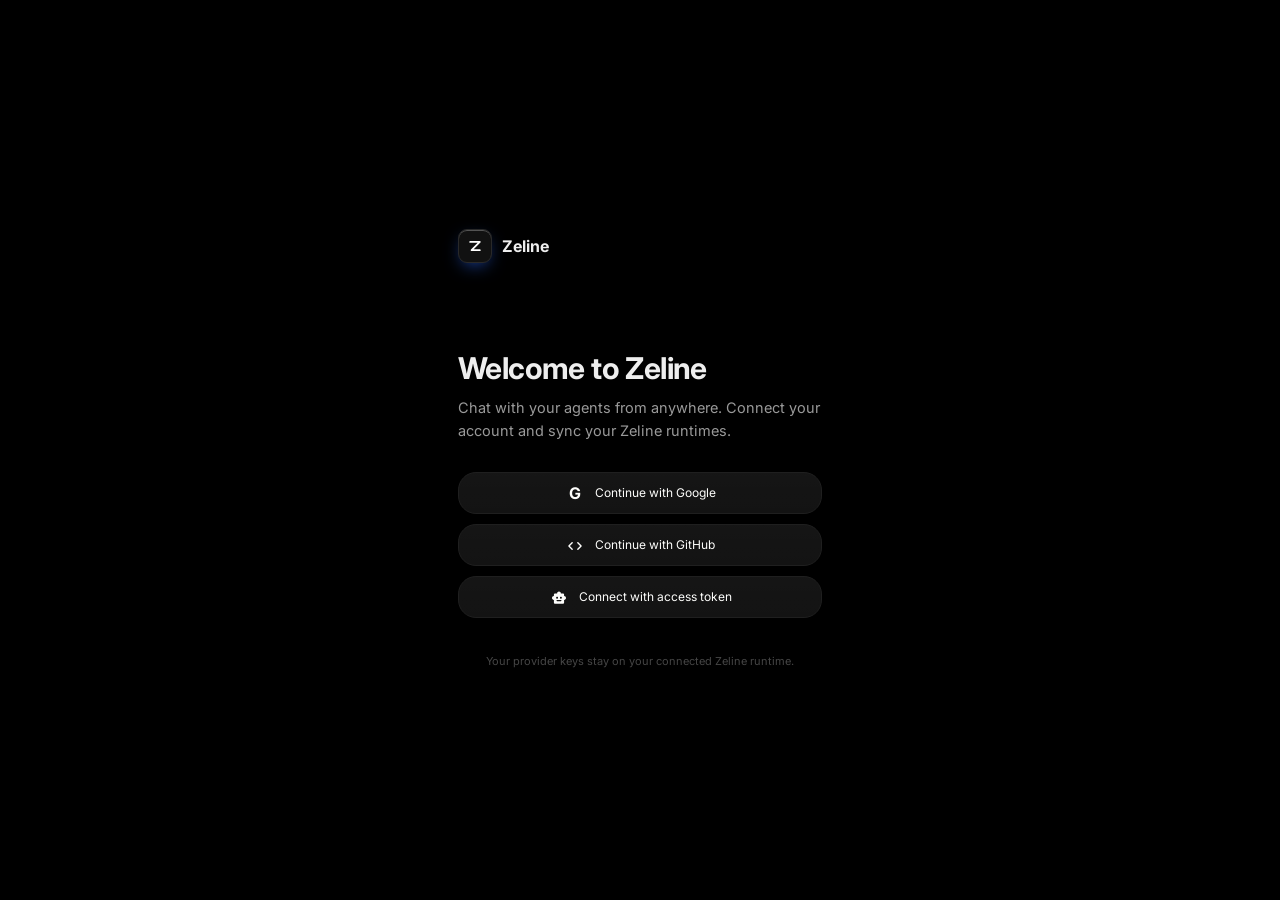
<file: index.html>
<!DOCTYPE html>
<html lang="id" data-theme="dark">
<head>
<meta charset="utf-8">
<meta name="viewport" content="width=device-width, initial-scale=1, maximum-scale=1, user-scalable=no, viewport-fit=cover, interactive-widget=resizes-content">
<meta name="theme-color" content="#000000">
<!-- Native-app hints for Android. `mobile-web-app-capable` lets Chrome run the
     page standalone (no URL bar) once it is added to the home screen, so it
     stops presenting itself as a web page. `color-scheme:dark` tells the
     browser to draw its own UI (scrollbars, form controls, the address bar
     while loading) dark, which removes the white flashes a light UA would
     otherwise paint. `maximum-scale=1, user-scalable=no` stops pinch-zoom on
     double-tap, one of the clearest "this is a web page" tells on a phone. -->
<meta name="mobile-web-app-capable" content="yes">
<meta name="apple-mobile-web-app-capable" content="yes">
<meta name="apple-mobile-web-app-status-bar-style" content="black-translucent">
<meta name="color-scheme" content="dark">
<meta name="format-detection" content="telephone=no">
<title>Zeline — AI Agent Workspace</title>
<link rel="preconnect" href="https://fonts.googleapis.com">
<link rel="preconnect" href="https://fonts.gstatic.com" crossorigin>
<!-- Web fonts load NON-BLOCKING. A plain <link rel=stylesheet> to a
     cross-origin font host is render-blocking: if that host is slow or
     unreachable (offline, captive portal, restricted network) the browser
     holds back execution of every <script> that follows, so the whole app
     stays blank and `go` is never defined. Loading it as a print stylesheet
     and swapping media on load keeps the fonts when the network is up while
     never blocking first paint or script execution when it is not. -->
<link rel="stylesheet" media="print" onload="this.media='all'"
      href="https://fonts.googleapis.com/css2?family=Inter:wght@400;500;600;700&family=JetBrains+Mono:wght@400;500&display=swap">
<noscript><link rel="stylesheet"
      href="https://fonts.googleapis.com/css2?family=Inter:wght@400;500;600;700&family=JetBrains+Mono:wght@400;500&display=swap"></noscript>
<link rel="stylesheet" href="style.css?v=3007">
<link rel="icon" href="data:image/svg+xml,<svg xmlns='http://www.w3.org/2000/svg' viewBox='0 0 32 32'><rect width='32' height='32' rx='8' fill='%230A84FF'/><path d='M9 10h14L11 22h12' stroke='white' stroke-width='2.4' fill='none' stroke-linecap='round'/></svg>">
</head>
<body>

<section class="onboarding" id="onboarding" aria-labelledby="onboardingTitle" hidden>
  <div class="onboarding-panel">
    <div class="onboarding-brand"><span class="brand-mark"><svg viewBox="0 0 32 32" width="22" height="22" aria-hidden="true"><path d="M9 10h14L11 22h12" stroke="currentColor" stroke-width="2.6" fill="none" stroke-linecap="round" stroke-linejoin="round"/></svg></span><span>Zeline</span></div>
    <div class="onboarding-copy"><h1 id="onboardingTitle">Welcome to Zeline</h1><p id="onboardingDescription">Chat with your agents from anywhere. Connect your account and sync your Zeline runtimes.</p></div>
    <div class="auth-options" id="authOptions">
      <button class="auth-button google" data-auth="google"><span class="auth-logo">G</span><span>Continue with Google</span></button>
      <button class="auth-button github" data-auth="github"><span class="auth-logo" data-zi="github"></span><span>Continue with GitHub</span></button>
      <button class="auth-button connect-runtime" data-auth="agent"><span class="auth-logo" data-zi="agentchip"></span><span>Connect with access token</span></button>
    </div>
    <form class="profile-form connect-form" id="connectForm" hidden>
      <label>Gateway URL<input id="connectUrl" type="text" inputmode="url" autocomplete="off" placeholder="localhost:8082" value="localhost:8082"></label>
      <label>Access token<input id="connectToken" type="password" autocomplete="off" spellcheck="false" placeholder="Paste runtime access token" required></label>
      <button class="auth-button profile-submit" type="submit">Connect to runtime</button>
      <button class="connect-back" id="connectBack" type="button">Back</button>
    </form>
    <form class="profile-form" id="profileForm" hidden>
      <label>What should your agent call you?<input id="profileName" type="text" autocomplete="name" placeholder="Your name" required></label>
      <label>Preferred language<select id="profileLanguage"><option>English</option><option>Bahasa Indonesia</option></select></label>
      <button class="auth-button profile-submit" type="submit">Continue to Zeline</button>
    </form>
    <p class="onboarding-note">Your provider keys stay on your connected Zeline runtime.</p>
  </div>
</section>

<div id="app" class="app">

  <!-- ══════════════════════════════ SIDEBAR ══════════════════════════════ -->
  <aside class="sidebar" id="sidebar">
    <div class="brand">
      <div class="brand-mark">
        <svg viewBox="0 0 32 32" width="20" height="20" aria-hidden="true">
          <path d="M9 10h14L11 22h12" stroke="currentColor" stroke-width="2.6" fill="none" stroke-linecap="round" stroke-linejoin="round"/>
        </svg>
      </div>
      <div class="brand-text">
        <span class="brand-name">Zeline</span>
        <span class="brand-sub">Agent Workspace</span>
      </div>
      <button class="sidebar-close" id="sidebarClose" aria-label="Tutup menu"><span class="zi-slot" data-zi="close"></span></button>
    </div>

    <nav class="nav" id="nav" role="tablist" aria-label="Main navigation">
      <button class="nav-item active" data-page="chat" role="tab"><span class="nav-symbol" data-zi="windowsgrid"></span><span>Agents</span></button>
      <button class="nav-item" data-page="providers" role="tab"><span class="nav-symbol" data-zi="providerlink"></span><span>Providers</span></button>
      <button class="nav-item" data-page="usage" role="tab"><span class="nav-symbol" data-zi="usage"></span><span>Usage</span></button>

    </nav>

    <div class="sidebar-section">
      <div class="sidebar-label">Sesi terbaru</div>
      <div class="recent-list" id="recentList"></div>
    </div>

  </aside>

  <div class="scrim" id="scrim"></div>

  <!-- ══════════════════════════════ MAIN ══════════════════════════════ -->
  <main class="main">

    <header class="topbar">
      <button class="icon-btn only-mobile" id="menuBtn" aria-label="Buka menu"><span class="zi-slot" data-zi="menu"></span></button>
      <div class="topbar-title">
        <h1 id="pageTitle">Chat</h1>
        <p id="pageSub">Streaming realtime dari agent runtime</p>
      </div>
      <div class="topbar-actions" id="topbarActions"></div>
    </header>

    <div class="page-track" id="pageTrack">


      <!-- ─────────────── CHAT ─────────────── -->
    <section class="page active" id="page-chat">
      <div class="chat-home" id="chatHome">
        <div class="telegram-head zeline-home-head">
          <div class="home-header-left">
            <button class="home-header-action home-drawer-btn" id="homeHeaderMenu" aria-label="Open menu" aria-expanded="false"><span class="home-menu-glyph" aria-hidden="true"><i></i><i></i><i></i></span></button>
          </div>
          <h2 id="homeTitle" hidden>Zeline</h2>

          <div class="home-head-actions">
            <div class="agent-home-actions" id="agentHomeActions" hidden></div>
          </div>
        </div>
        <div class="home-hub" id="homeHub">
          <div class="hub-hero" id="hubHero"></div>
          <div class="hub-chat" id="hubChat"></div>
          <div class="hub-composer" id="hubComposer"></div>
          <div class="hub-grid" id="hubGrid"></div>
          <div class="hub-top" id="hubTop"></div>
          <div class="hub-models" id="hubModels"></div>
          <div class="hub-trio" id="hubTrio"></div>
        </div>
        <div class="home-rooms" id="homeRooms" hidden>
          <button class="rooms-back" id="roomsBack" type="button"><span class="zi-slot" data-zi="chevleft"></span> Home</button>
          <div class="dash-agents-head"><strong>Chats</strong><button class="create-agent-top" id="createAgentTop" type="button" aria-label="New chat"><span class="add-plus">+</span> New chat</button></div>
          <div class="agent-list" id="agentList"></div>
        </div>
        <div class="global-search-tabs" id="globalSearchTabs" hidden>
          <button class="gs-tab active" data-scope="agents" type="button">Agents</button>
          <button class="gs-tab" data-scope="chats" type="button">Chats</button>
          <button class="gs-tab" data-scope="files" type="button">Files</button>
          <button class="gs-tab" data-scope="links" type="button">Links</button>
        </div>
        <div class="global-search-results" id="globalSearchResults" hidden></div>
      </div>
      <div class="chat-detail" id="chatDetail" hidden>
        <div class="telegram-chat-head"><button class="room-head-back back-chat" id="backToChats" aria-label="Back"><span class="zi-slot" data-zi="chevleft"></span></button><div class="live-status" id="liveStatus" hidden aria-live="polite"><span class="live-status-orb" aria-hidden="true"><i></i><i></i><i></i></span><span class="live-status-text"><b id="liveStatusLabel">Thinking</b><span id="liveStatusMeta"></span></span><span class="live-status-timer" id="liveStatusTimer"></span><button class="live-status-stop" id="liveStatusStop" type="button" aria-label="Stop"><svg viewBox="0 0 24 24" width="12" height="12" aria-hidden="true" focusable="false"><rect x="7" y="7" width="10" height="10" rx="2" fill="currentColor"/></svg></button></div><button class="room-model-chip" id="roomModelChip" type="button" aria-label="Change model" hidden><span class="room-model-chip-logo" id="roomModelChipLogo"></span><span class="room-model-chip-name" id="roomModelChipName">Model</span><span class="room-model-chip-caret" aria-hidden="true"><svg viewBox="0 0 24 24" width="14" height="14" focusable="false"><path d="M7 10l5 5 5-5" fill="none" stroke="currentColor" stroke-width="2" stroke-linecap="round" stroke-linejoin="round"/></svg></span></button><button class="room-head-menu" id="roomMenuBtn" type="button" aria-label="Room menu"><svg viewBox="0 0 24 24" width="20" height="20" aria-hidden="true" focusable="false"><circle cx="12" cy="5" r="1.7" fill="currentColor"/><circle cx="12" cy="12" r="1.7" fill="currentColor"/><circle cx="12" cy="19" r="1.7" fill="currentColor"/></svg></button><div class="room-menu-popover" id="roomMenuPopover" hidden></div></div>
        <div class="chat-shell">
          <div class="stream" id="stream" aria-live="polite"></div>
          <div class="composer-zone"><div class="attach-tray" id="attachTray" hidden></div><div class="composer" id="composer"><button class="composer-model" id="composerModelBtn" type="button" aria-label="Change model"><span class="composer-model-logo" id="composerModelLogo"></span></button><input type="file" id="fileInput" multiple hidden accept="image/*,text/*,.pdf,.md,.py,.js,.json,.csv"><textarea id="input" rows="1" placeholder="Message"></textarea><button class="icon-btn attach" id="attachBtn" aria-label="Add attachment"><span class="zi-slot" data-zi="comp_add"></span></button><button class="send" id="sendBtn" aria-label="Send"><span class="zi-slot" data-zi="comp_mic"></span></button><button class="send stop" id="stopBtn" aria-label="Stop" hidden><span class="stop-sq"></span></button></div></div>
        </div>
      </div>
    </section>

    <!-- ─────────────── PROVIDERS ─────────────── -->
    <section class="page" id="page-providers">
      <div class="pv-appbar" id="pvAppbar">
        <button class="pv-appbar-back" data-back-home type="button" aria-label="Back to Home"><span class="zi-slot" data-zi="chevleft"></span></button>
        <h2 class="pv-appbar-title" id="pvTitle">Providers</h2>
        <div class="pv-appbar-actions">
          <button class="pv-search-action" id="pvSearchAction" type="button" aria-label="Search Provider" aria-expanded="false"></button>
        </div>
        <label class="pv-appbar-search" id="pvSearchWrap" hidden>
          <span class="zi-slot" data-zi="search" aria-hidden="true"></span>
          <input id="pvSearchInput" type="search" autocomplete="off" spellcheck="false" placeholder="Search Provider" aria-label="Search Provider">
        </label>
      </div>
      <div class="page-body provider-page" id="pvSheet">
        <div class="pv-scroll" id="providerGrid"></div>
      </div>
    </section>

    <section class="page" id="page-usage">
      <div class="usage-page">
        <button class="page-back" data-back-home type="button" aria-label="Back to Home"><span class="zi-slot" data-zi="chevleft"></span> Home</button>
        <div class="usage-router-head"><div><small>ROUTER OVERVIEW</small><h2>Usage</h2></div><span class="usage-period">This month</span></div>
        <div class="usage-router-grid">
          <article class="usage-router-card primary"><span>Total spend</span><strong id="usageSpend">$0.00</strong><small>Across connected providers</small></article>
          <article class="usage-router-card"><span>Requests</span><strong id="usageRequests">0</strong><small>Successful routed calls</small></article>
          <article class="usage-router-card"><span>Total tokens</span><strong id="usageTokens">0</strong><small>Input + output</small></article>
          <article class="usage-router-card"><span>Cache saved</span><strong id="usageCached">0</strong><small>Cached input tokens</small></article>
        </div>
        <section class="usage-router-section"><div class="usage-router-section-head"><strong>Provider breakdown</strong><span>Share of requests</span></div><div id="usageProviderBreakdown" class="usage-provider-breakdown"></div></section>
        <section class="usage-router-section"><div class="usage-router-section-head"><strong>Activity</strong><span>Last 7 days</span></div><div class="usage-chart"><div class="chart-bars" id="usageBars"></div></div></section>
      </div>
    </section>

    <section class="page" id="page-settings">
      <div class="settings-page">
        <button class="page-back" data-back-home type="button" aria-label="Back to Home"><span class="zi-slot" data-zi="chevleft"></span> Home</button>
        <div class="settings-section-label">System</div>
        <div class="settings-list">
          <button class="settings-row" id="zelineAppSetup" type="button"><span class="settings-icon" data-zi="agentchip"></span><span><strong>Gateway Setup</strong><small>Gateway and Agent Tokens</small></span><span class="settings-chevron" data-zi="chevron"></span></button>
          <button class="settings-row" id="pingApi"><span class="settings-icon" data-zi="ping"></span><span><strong>Connection status</strong><small id="diagInfo">Ping Zeline gateway</small></span><span class="settings-chevron" data-zi="chevron"></span></button>
        </div>
      </div>
    </section>

    </div>

  </main>

  <nav class="tabbar" id="tabbar" aria-label="Primary navigation" hidden>
    <button class="tab active" data-page="chat" aria-label="Agents" aria-selected="true"><span class="tab-icon" data-zi="windowsgrid"></span><span>Agents</span></button>
    <button class="tab" data-page="providers" aria-label="Providers" aria-selected="false" tabindex="-1"><span class="tab-icon" data-zi="providerlink"></span><span>Providers</span></button>
    <button class="tab" data-page="usage" aria-label="Usage" aria-selected="false" tabindex="-1"><span class="tab-icon" data-zi="usage"></span><span>Usage</span></button>
  </nav>
</div>

<!-- modal -->
<div class="modal-root" id="modalRoot" hidden>
  <div class="modal-scrim" data-close></div>
  <div class="modal" role="dialog" aria-modal="true">
    <div class="modal-head">
      <h3 id="modalTitle">Judul</h3>
      <button class="modal-back" data-close aria-label="Back"><span class="zi-slot" data-zi="chevleft"></span></button>
      <div class="modal-head-actions" aria-label="Workspace actions">
        <button class="modal-search-action" id="modalSearchAction" type="button" hidden aria-label="Search"></button>
        <button class="modal-head-action" id="modalHeadAction" type="button" hidden></button>
      </div>
    </div>
    <div class="modal-body" id="modalBody"></div>
    <div class="modal-foot" id="modalFoot"></div>
  </div>
</div>

<div class="toasts" id="toasts"></div>

<script src="icons.js?v=8"></script>
    <script src="zicons.js?v=20"></script>
    <script src="zactivity.js?v=20"></script>
    <script src="zstatus.js?v=20"></script>
<script src="app1.js?v=3007"></script>
<script src="app2.js?v=3007"></script>
<script src="app3.js?v=506"></script>
<script src="app4.js?v=490"></script>
<script src="app5.js?v=451"></script>
</body>
</html>
</file>
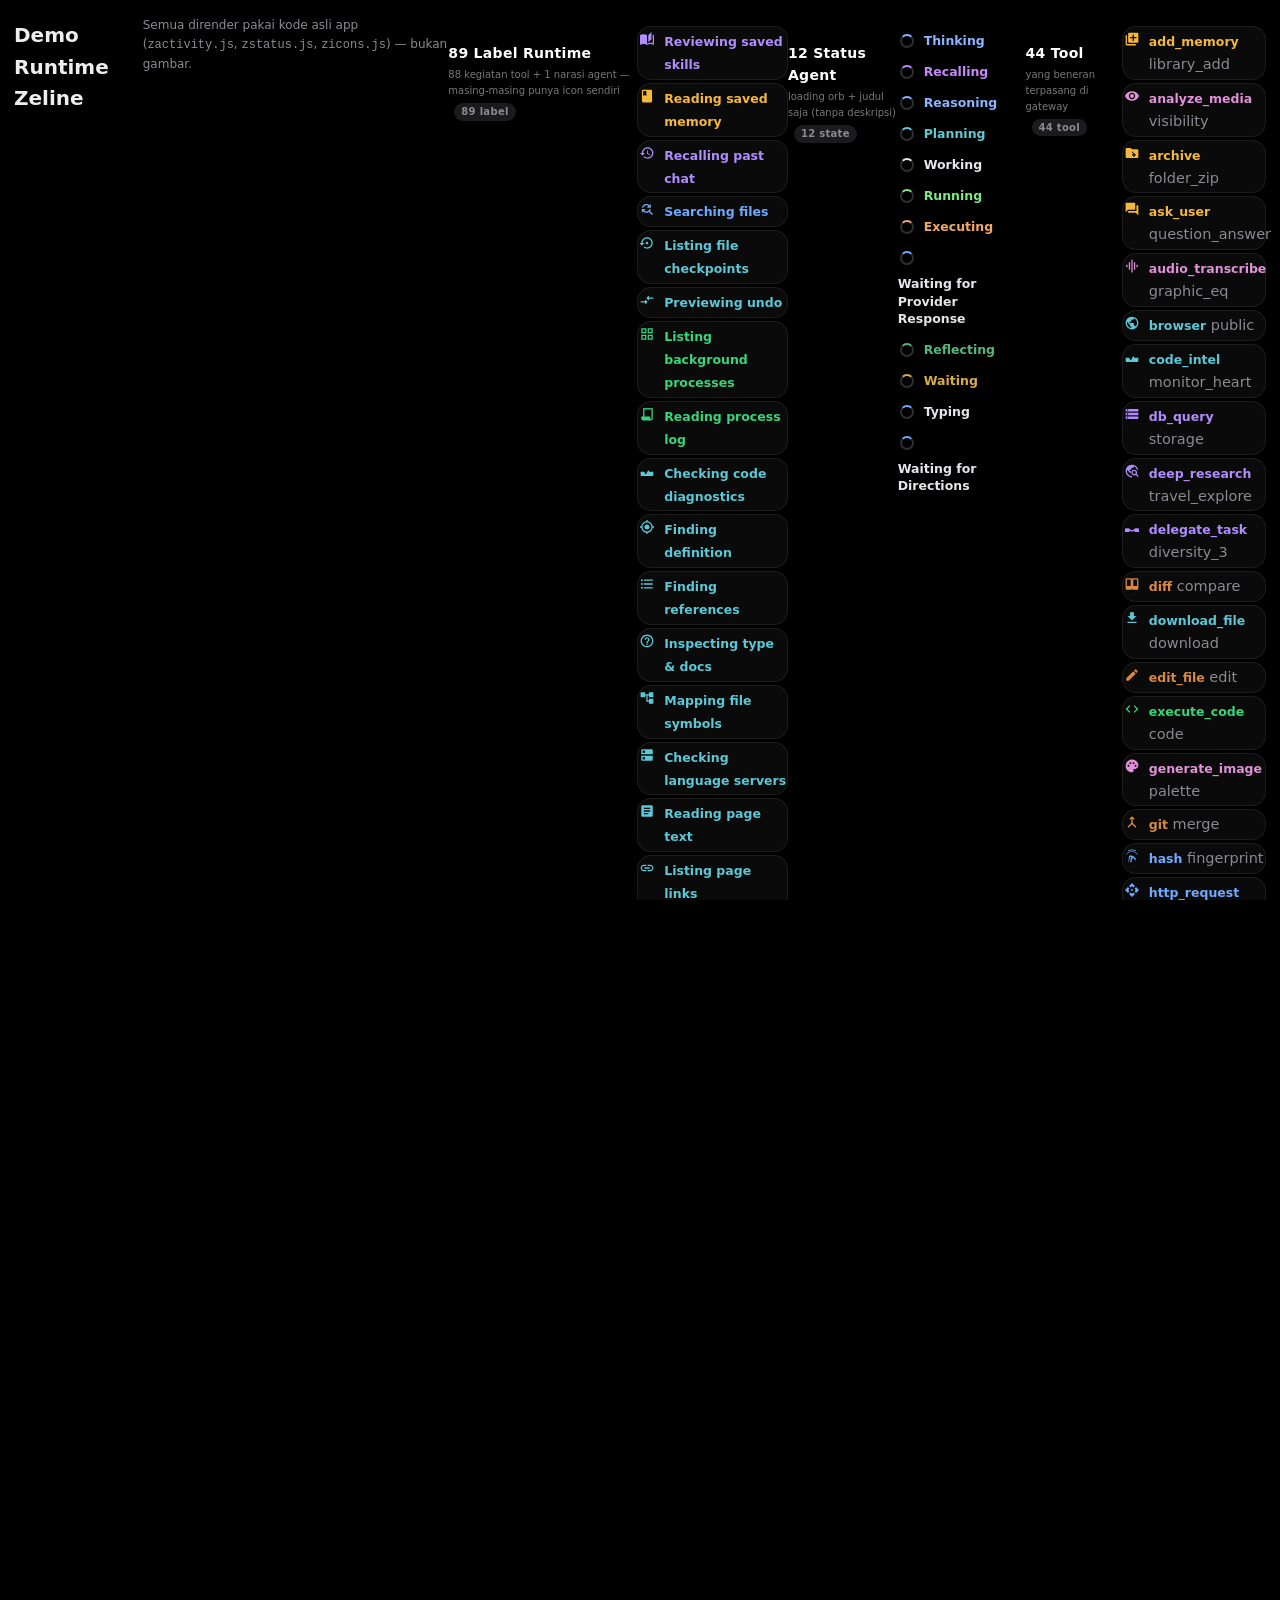
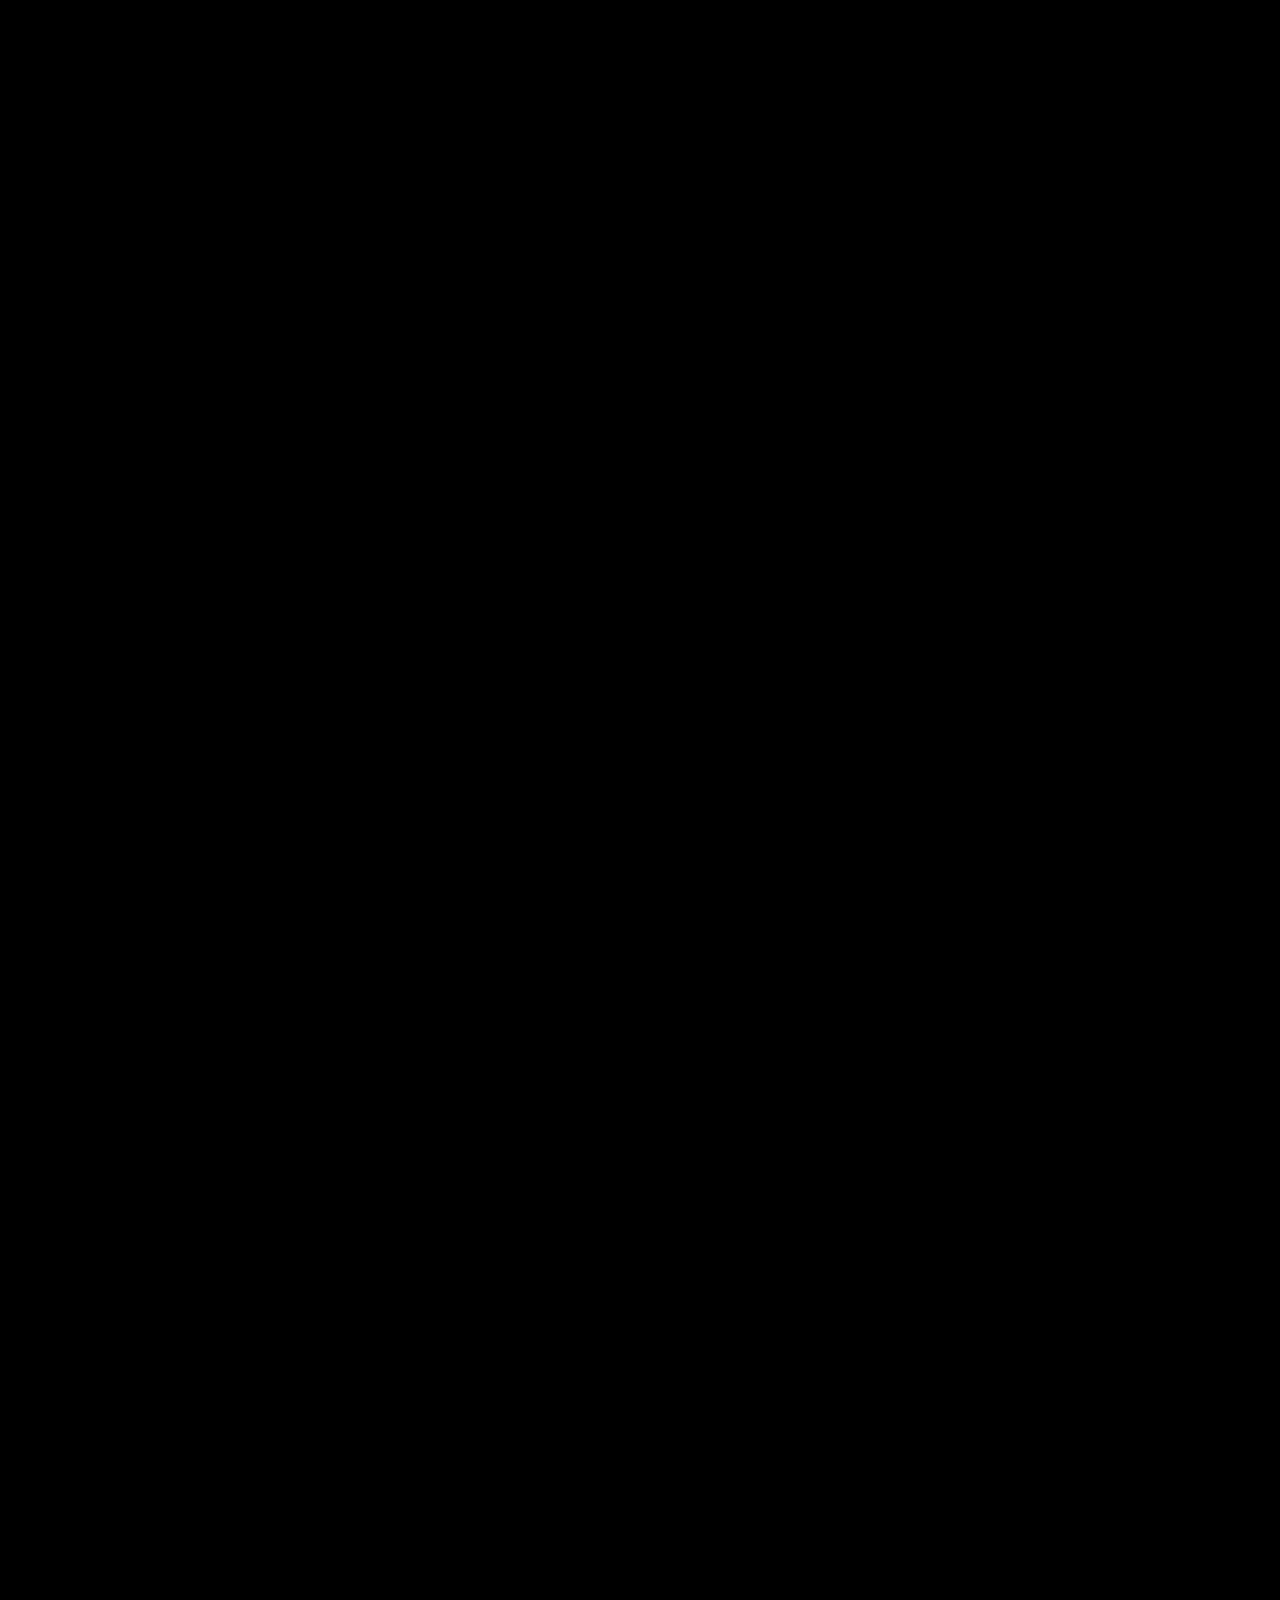
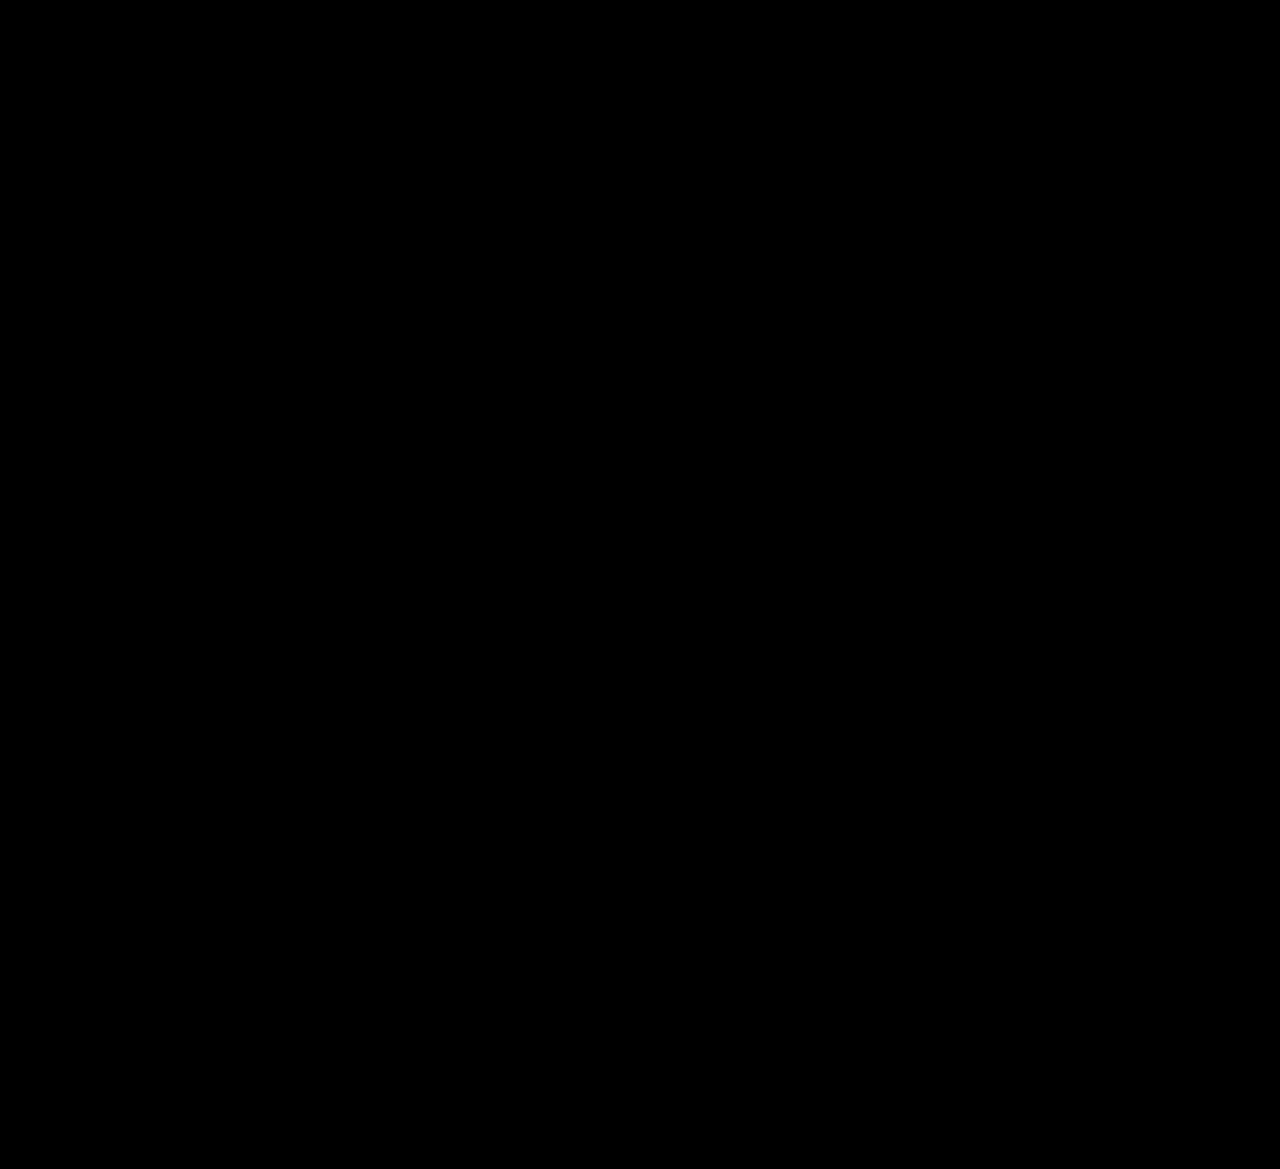
<file: demo.html>
<!DOCTYPE html>
<html lang="id" data-app-theme="dark">
<head>
<meta charset="utf-8">
<meta name="viewport" content="width=device-width,initial-scale=1,viewport-fit=cover">
<title>Zeline — Demo Runtime</title>
<link rel="stylesheet" href="style.css?v=803">
<style>
  body{background:#000;color:#eee;margin:0;padding:16px 14px 60px;font-family:Inter,system-ui,sans-serif}
  h1{font-size:20px;margin:4px 0 2px}
  .sub{color:#8a8a90;font-size:12px;margin-bottom:18px}
  h2{font-size:14px;margin:26px 0 4px;color:#fff;letter-spacing:.3px}
  h2 small{display:block;color:#777;font-size:10px;font-weight:400;margin-top:3px;letter-spacing:0}
  .grid{display:flex;flex-direction:column;gap:3px;margin-top:10px}
  .row{display:grid;grid-template-columns:18px 1fr;align-items:start;gap:8px;padding:3px 0}
  .row .ic{width:18px;height:18px;display:grid;place-items:center;align-self:start;height:17px}
  .row .ic svg{width:18px;height:18px}
  .row .copy{min-width:0}
  .row strong{display:inline;font-size:12.5px;font-weight:600;color:#e6e6ea;line-height:1.4}
  .row .det{color:#8a8a90;font-weight:400}
  .tone-purple .ic svg{color:#b18cff} .tone-purple strong{color:#b18cff}
  .tone-blue .ic svg{color:#6ea8ff}   .tone-blue strong{color:#6ea8ff}
  .tone-orange .ic svg{color:#d88a45} .tone-orange strong{color:#d88a45}
  .tone-cyan .ic svg{color:#5cc8d7}   .tone-cyan strong{color:#5cc8d7}
  .tone-green .ic svg{color:#37d67a}  .tone-green strong{color:#37d67a}
  .tone-yellow .ic svg{color:#f5b83d} .tone-yellow strong{color:#f5b83d}
  .tone-pink .ic svg{color:#e091d8}   .tone-pink strong{color:#e091d8}
  .tone-grey .ic svg{color:#9aa0a6}   .tone-grey strong{color:#9aa0a6}
  .live{display:flex;align-items:center;gap:8px;padding:5px 0;font-size:12.5px}
  .live .lbl{font-weight:600}
  .badge{display:inline-block;font-size:10px;padding:1px 7px;border-radius:9px;background:#1b1b1e;color:#8a8a90;margin-left:6px}
  .sec-note{font-size:11px;color:#666;margin-top:2px}
</style>
</head>
<body>
<h1>Demo Runtime Zeline</h1>
<div class="sub">Semua dirender pakai kode asli app (<code>zactivity.js</code>, <code>zstatus.js</code>, <code>zicons.js</code>) — bukan gambar.</div>

<h2 id="h88">89 Label Runtime <small>88 kegiatan tool + 1 narasi agent — masing-masing punya icon sendiri</small></h2>
<div class="grid" id="grid88"></div>

<h2 id="h12">12 Status Agent <small>loading orb + judul saja (tanpa deskripsi)</small></h2>
<div class="grid" id="grid12"></div>

<h2 id="h44">44 Tool <small>yang beneran terpasang di gateway</small></h2>
<div class="grid" id="grid44"></div>

<script src="icons.js?v=8"></script>
<script src="zicons.js?v=10"></script>
<script src="zactivity.js?v=7"></script>
<script src="zstatus.js?v=18"></script>
<script>
/* ── 88 label: dipanggil lewat zelineActivity dgn contoh argumen nyata ── */
const SPEC88 = [
  ['manage_skill',{action:'list'}],['list_memory',{}],['recall_history',{}],['search_files',{}],
  ['undo_file',{action:'list'}],['undo_file',{action:'diff'}],['process_control',{action:'list'}],
  ['process_control',{action:'log'}],['code_intel',{action:'diagnostics'}],['code_intel',{action:'definition'}],
  ['code_intel',{action:'references'}],['code_intel',{action:'hover'}],['code_intel',{action:'symbols'}],
  ['code_intel',{action:'servers'}],['browser',{action:'text'}],['browser',{action:'links'}],
  ['git',{action:'status'}],['git',{action:'diff'}],['git',{action:'log'}],['git',{action:'show'}],
  ['git',{action:'branch'}],['schedule_task',{action:'list'}],['schedule_task',{action:'show'}],
  ['runtime_info',{}],['system_env',{}],['image',{}],['read_file',{}],
  ['resolve_lesson',{}],['deep_research',{}],
  ['execute_code',{}],['run_shell',{}],['run_shell',{background:true}],['browser',{action:'eval'}],
  ['git',{action:'push'}],['schedule_task',{action:'run'}],['code.started',{}],
  ['load_skill',{}],['manage_skill',{action:'create'}],['manage_skill',{action:'write_file'}],
  ['manage_skill',{action:'delete',absorbed_into:'basic'}],['manage_skill',{action:'delete'}],
  ['manage_skill',{}],['add_memory',{}],['remove_memory',{}],['read_file',{offset:1,limit:500}],
  ['write_file',{}],['edit_file',{}],['patch_file',{}],['undo_file',{action:'restore'}],
  ['undo_file',{}],['send_file',{}],['download_file',{}],['update_task',{}],
  ['process_control',{action:'kill'}],['process_control',{}],['web_search',{}],
  ['browser',{action:'open'}],['browser',{action:'click'}],['browser',{action:'type'}],
  ['browser',{action:'screenshot'}],['browser',{action:'close'}],['browser',{}],
  ['git',{action:'add'}],['git',{action:'commit'}],['schedule_task',{action:'add'}],
  ['schedule_task',{action:'pause'}],['schedule_task',{action:'resume'}],['schedule_task',{action:'remove'}],
  ['schedule_task',{}],['http_request',{}],['delegate_task',{}],['network_route',{}],
  ['generate_image',{}],['analyze_media',{path_or_url:'voice.ogg'}],['analyze_media',{}],
  ['mcpxy',{}],['mcp__github__search',{}],['file.updated',{}],
  ['code_intel',{}],['stream.error',{}],['tool.completed',{}],['tool.failed',{}],
  ['self.improvement',{}],['process_control',{action:'poll'}],['stream.cancelled',{}],
  ['assistant.delta',{}],['ask_user',{}],['stream.started',{}],['assistant.thinking',{}],['reasoning',{}],
  /* ── runtime ke-89: NARASI AGENT ──
     Agent BICARA, bukan lapor status. Format di UI: (icon) Zeline : <kalimat> */
  ['narration',{}]
];

const g88 = document.getElementById('grid88');
const seen88 = new Set();
SPEC88.forEach(([tool,args])=>{
  const a = zelineActivity(tool, args);
  const key = a.label + '|' + a.detail;
  if (seen88.has(key)) return;
  seen88.add(key);
  const row = document.createElement('div');
  row.className = 'row tone-' + (a.tone||'grey');
  const hasIcon = (window.ZELINE_TOOL_ICONS||{})[a.icon];
  const icon = hasIcon ? zelineIconSvg(a.icon) : (window.ZI ? ZI(a.icon) : '');
  row.innerHTML = '<span class="ic">'+icon+'</span><span class="copy"><strong>'+a.label
    + (a.detail ? '<span class="det"> : '+a.detail+'</span>' : '') + '</strong></span>';
  g88.appendChild(row);
});
document.getElementById('h88').innerHTML += '<span class="badge">'+seen88.size+' label</span>';

/* ── 12 state: orb + judul saja ── */
const g12 = document.getElementById('grid12');
const states = Object.values(RUNTIME_STATES);
states.forEach(s=>{
  const n = document.createElement('div');
  n.className = 'chat-live-inline tone-' + s.tone + (String(s.tone).startsWith('waiting') ? ' is-waiting' : '');
  n.innerHTML = '<span class="chat-live-orb" aria-hidden="true"><i></i><i></i><i></i></span>'
    + '<span class="chat-live-text"><b class="chat-live-label">'+s.label+'</b></span>';
  g12.appendChild(n);
});
document.getElementById('h12').innerHTML += '<span class="badge">'+states.length+' state</span>';

/* ── 44 tool: daftar tool aktif ── */
const TOOLS = ["add_memory","analyze_media","archive","ask_user","audio_transcribe","browser","code_intel","db_query","deep_research","delegate_task","diff","download_file","edit_file","execute_code","generate_image","git","hash","http_request","http_server","image","json_query","list_memory","load_skill","manage_skill","network_route","notify","patch_file","port_check","process_control","read_file","recall_history","remove_memory","resolve_lesson","run_shell","runtime_info","schedule_task","search_files","send_file","system_env","undo_file","update_task","web_fetch","web_search","write_file"];
const g44 = document.getElementById('grid44');
TOOLS.sort().forEach(t=>{
  const ic = zelineToolIcon(t), tn = zelineToolTone(t);
  const hasIcon = (window.ZELINE_TOOL_ICONS||{})[ic];
  const svg = hasIcon ? zelineIconSvg(ic) : (window.ZI ? ZI(ic) : '');
  const row = document.createElement('div');
  row.className = 'row tone-' + tn;
  row.innerHTML = '<span class="ic">'+svg+'</span><span class="copy"><strong>'+t
    + '</strong> <span class="det">'+ic+'</span></span>';
  g44.appendChild(row);
});
document.getElementById('h44').innerHTML += '<span class="badge">'+TOOLS.length+' tool</span>';
document.title = 'Zeline Demo — ' + seen88.size + ' label / ' + states.length + ' state / ' + TOOLS.length + ' tool';
</script>
</body>
</html>
</file>
